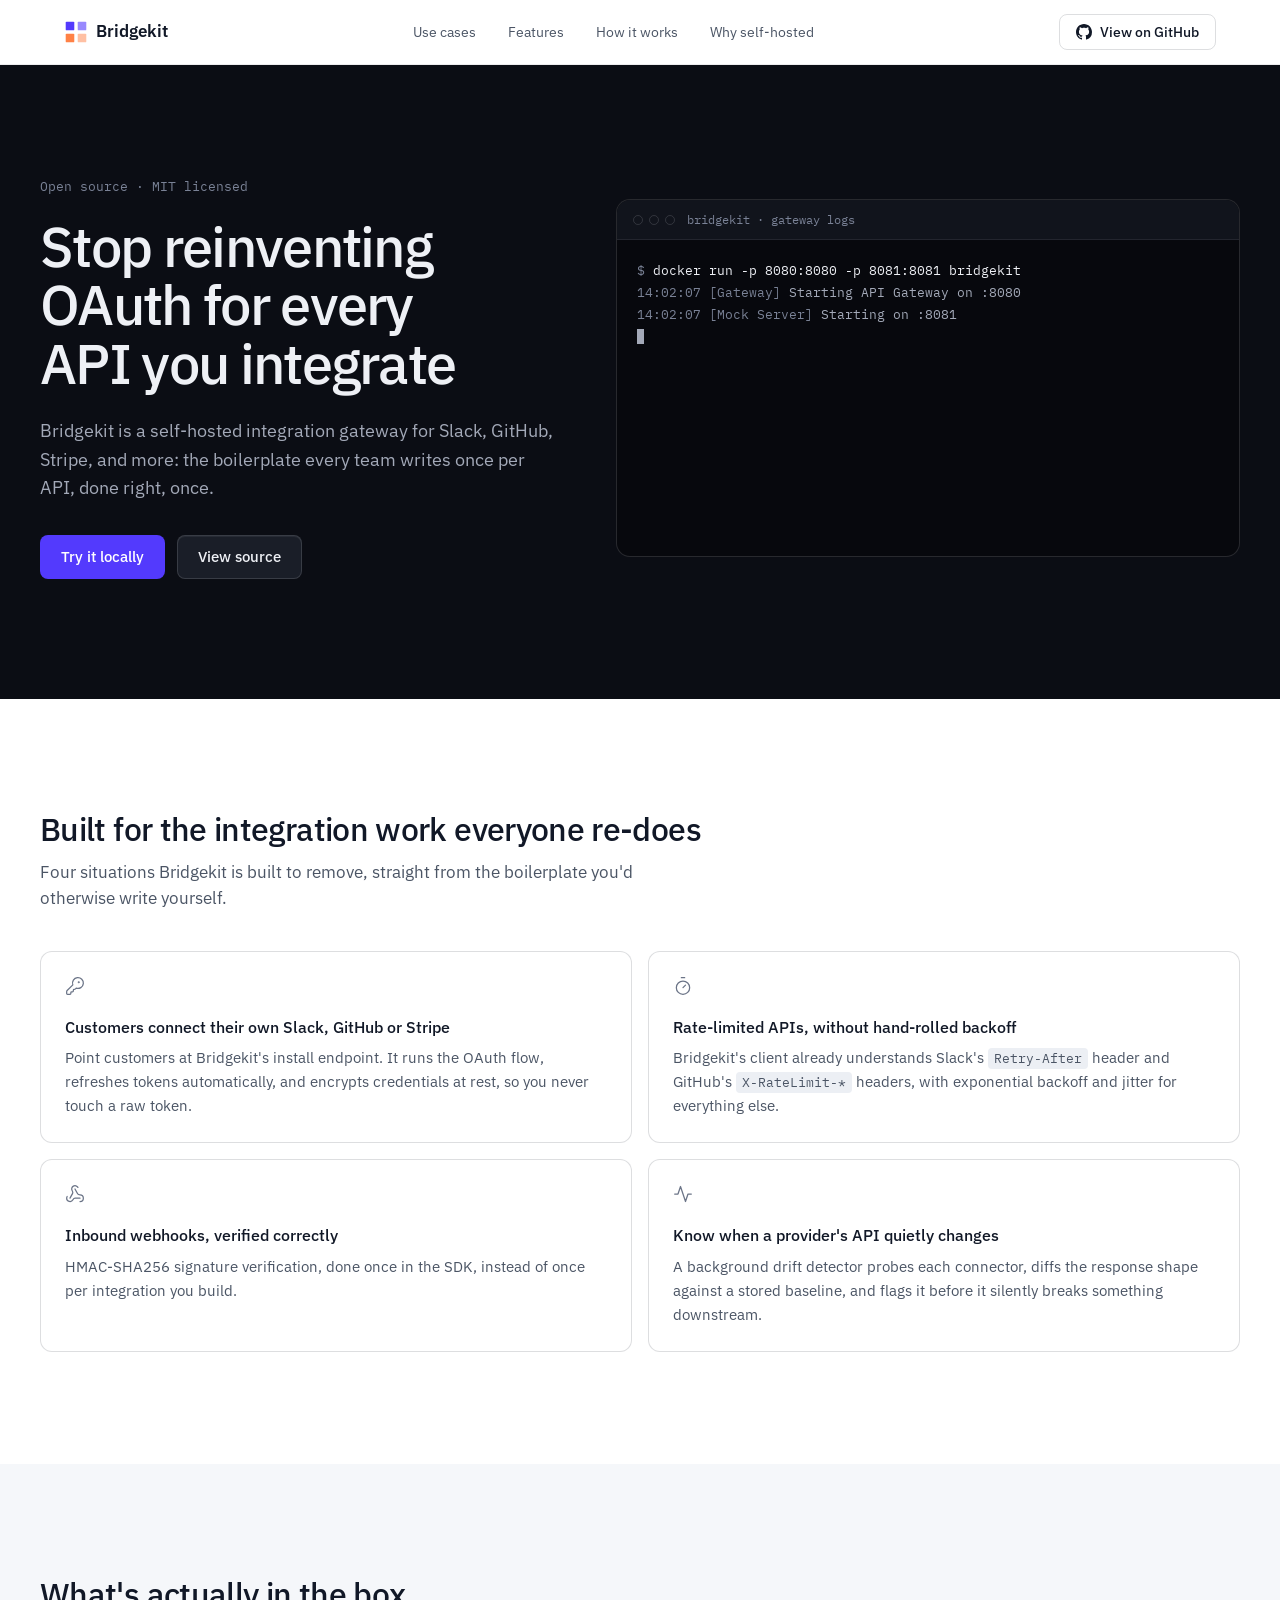
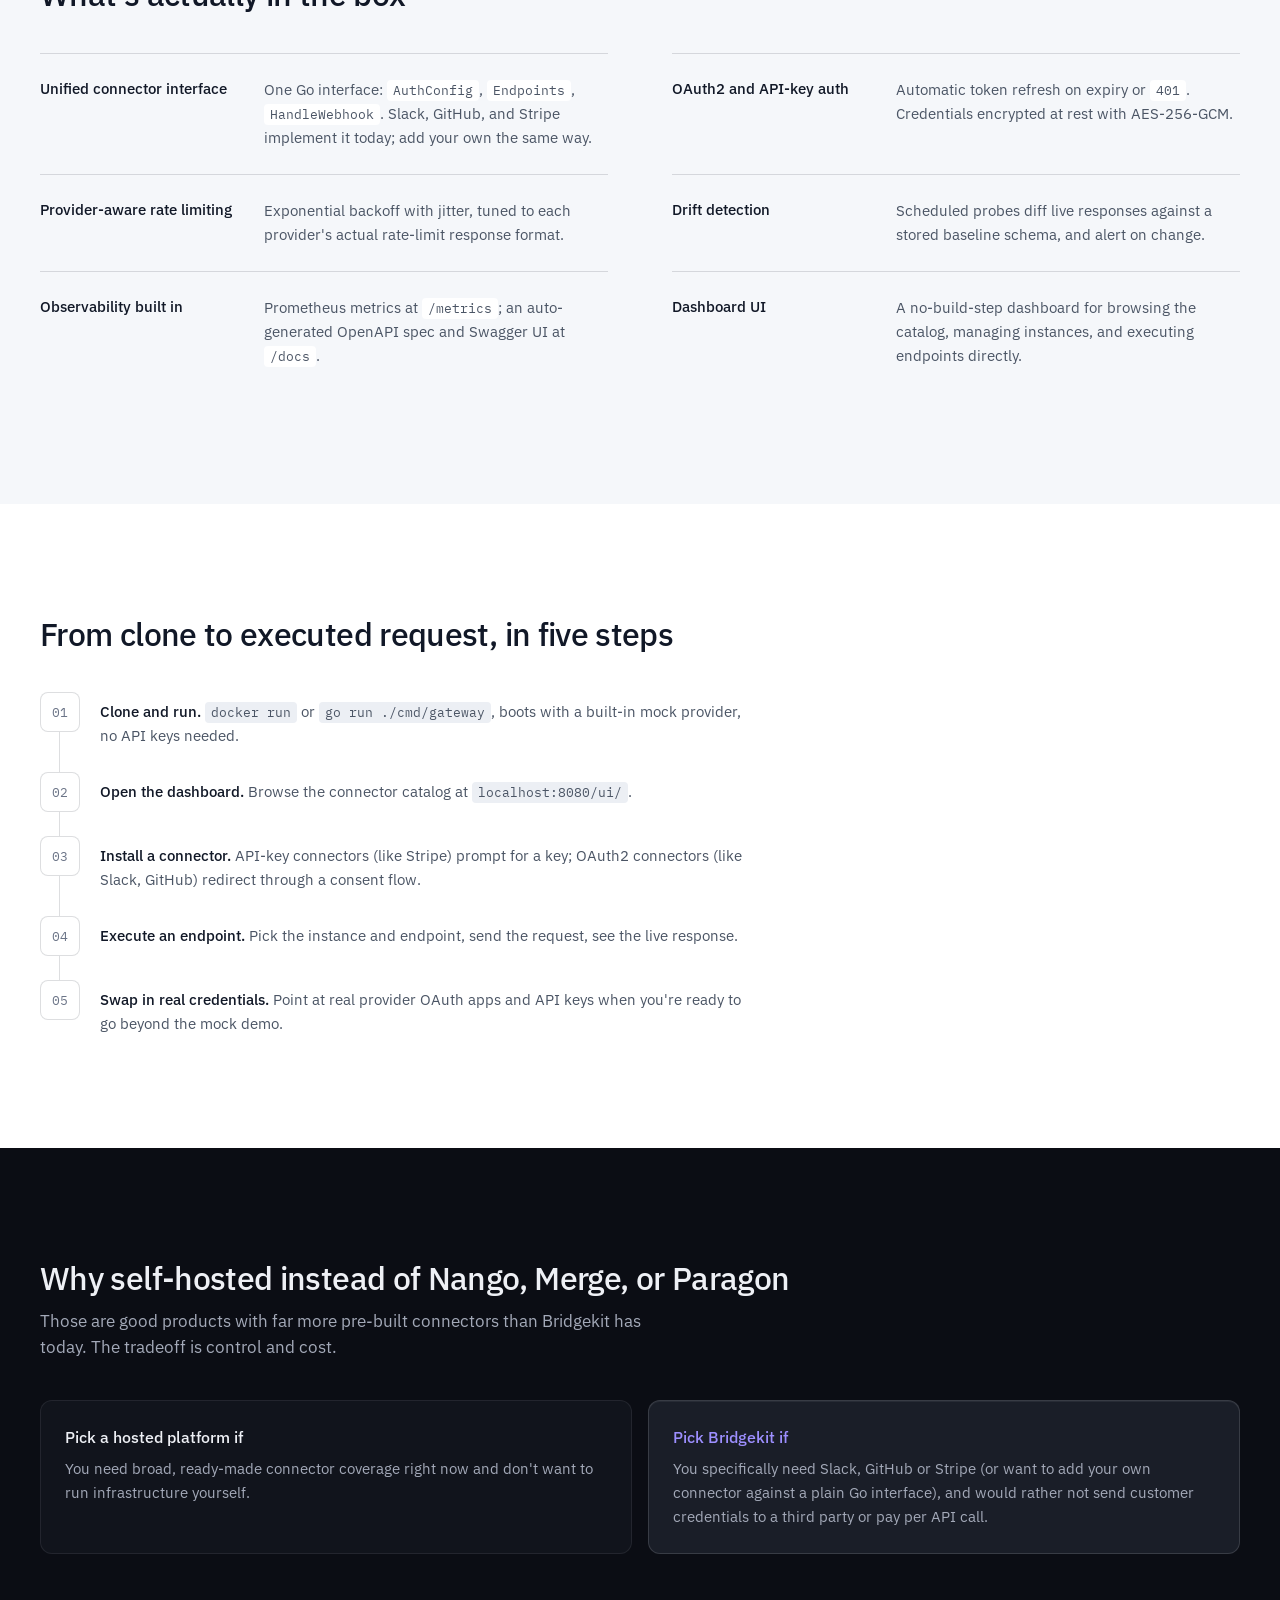
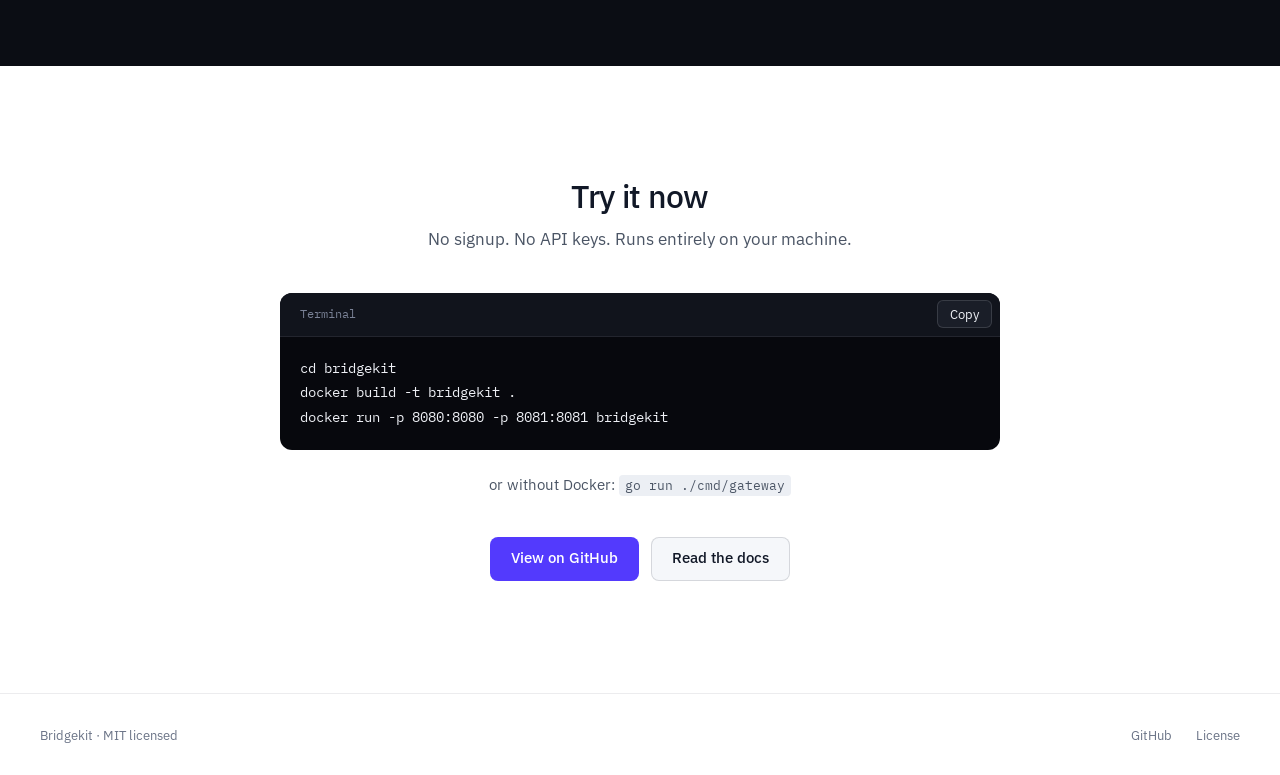
<file: docs/index.html>
<!DOCTYPE html>
<html lang="en">
<head>
  <meta charset="UTF-8" />
  <meta name="viewport" content="width=device-width, initial-scale=1.0" />
  <title>Bridgekit: Self-Hosted Integration Gateway</title>
  <meta name="description" content="A self-hosted integration gateway for Slack, GitHub, Stripe, and other third-party APIs. OAuth refresh, encrypted credential storage, and rate-limit handling, done once, run yourself." />
  <link rel="preconnect" href="https://fonts.googleapis.com" />
  <link rel="preconnect" href="https://fonts.gstatic.com" crossorigin />
  <link href="https://fonts.googleapis.com/css2?family=IBM+Plex+Mono:wght@400;500&family=IBM+Plex+Sans:wght@400;500;600&display=swap" rel="stylesheet" />
  <link rel="stylesheet" href="style.css" />
</head>
<body>

  <!-- Nav -->
  <header class="nav">
    <div class="nav-inner">
      <a href="#top" class="nav-brand">
        <svg viewBox="0 0 28 28" fill="none" xmlns="http://www.w3.org/2000/svg" aria-hidden="true" class="nav-logo">
          <rect x="2" y="2" width="10" height="10" rx="1" fill="#533AFD"/>
          <rect x="16" y="2" width="10" height="10" rx="1" fill="#533AFD" opacity="0.6"/>
          <rect x="2" y="16" width="10" height="10" rx="1" fill="#FF6118" opacity="0.8"/>
          <rect x="16" y="16" width="10" height="10" rx="1" fill="#FF6118" opacity="0.4"/>
        </svg>
        Bridgekit
      </a>
      <nav class="nav-links" aria-label="Sections">
        <a href="#use-cases">Use cases</a>
        <a href="#features">Features</a>
        <a href="#how-it-works">How it works</a>
        <a href="#compare">Why self-hosted</a>
      </nav>
      <a href="../" class="btn btn-outline btn-sm" target="_blank" rel="noopener">
        <svg viewBox="0 0 16 16" width="16" height="16" fill="currentColor" aria-hidden="true"><path d="M8 0C3.58 0 0 3.58 0 8c0 3.54 2.29 6.53 5.47 7.59.4.07.55-.17.55-.38 0-.19-.01-.82-.01-1.49-2.01.37-2.53-.49-2.69-.94-.09-.23-.48-.94-.82-1.13-.28-.15-.68-.52-.01-.53.63-.01 1.08.58 1.23.82.72 1.21 1.87.87 2.33.66.07-.52.28-.87.51-1.07-1.78-.2-3.64-.89-3.64-3.95 0-.87.31-1.59.82-2.15-.08-.2-.36-1.02.08-2.12 0 0 .67-.21 2.2.82.64-.18 1.32-.27 2-.27.68 0 1.36.09 2 .27 1.53-1.04 2.2-.82 2.2-.82.44 1.1.16 1.92.08 2.12.51.56.82 1.27.82 2.15 0 3.07-1.87 3.75-3.65 3.95.29.25.54.73.54 1.48 0 1.07-.02 1.93-.02 2.2 0 .21.15.46.55.38A8.01 8.01 0 0 0 16 8c0-4.42-3.58-8-8-8Z"/></svg>
        View on GitHub
      </a>
    </div>
  </header>

  <!-- Hero -->
  <section class="hero" id="top">
    <div class="hero-inner">
      <div class="hero-copy">
        <p class="hero-kicker">Open source · MIT licensed</p>
        <h1>Stop reinventing OAuth for every API you integrate</h1>
        <p class="hero-sub">Bridgekit is a self-hosted integration gateway for Slack, GitHub, Stripe, and more: the boilerplate every team writes once per API, done right, once.</p>
        <div class="hero-actions">
          <a href="#quickstart" class="btn btn-primary">Try it locally</a>
          <a href="../" class="btn btn-secondary" target="_blank" rel="noopener">View source</a>
        </div>
      </div>

      <div class="hero-visual" aria-hidden="true">
        <div class="terminal">
          <div class="terminal-bar">
            <span class="terminal-dots"><i></i><i></i><i></i></span>
            <span class="terminal-title">bridgekit · gateway logs</span>
          </div>
          <pre class="terminal-body"><code id="terminal-code"></code><span class="cursor"></span></pre>
        </div>
      </div>
    </div>
  </section>

  <!-- Use Cases -->
  <section class="section" id="use-cases">
    <div class="section-inner">
      <h2>Built for the integration work everyone re-does</h2>
      <p class="section-lead">Four situations Bridgekit is built to remove, straight from the boilerplate you'd otherwise write yourself.</p>
      <div class="grid grid-2">
        <div class="card">
          <svg class="card-icon" viewBox="0 0 24 24" fill="none" stroke="currentColor" stroke-width="1.5" stroke-linecap="round" stroke-linejoin="round" aria-hidden="true"><path d="M2.586 17.414A2 2 0 0 0 2 18.828V21a1 1 0 0 0 1 1h3a1 1 0 0 0 1-1v-1a1 1 0 0 1 1-1h1a1 1 0 0 0 1-1v-1a1 1 0 0 1 1-1h.172a2 2 0 0 0 1.414-.586l.814-.814a6.5 6.5 0 1 0-4-4z"/><circle cx="16.5" cy="7.5" r=".5" fill="currentColor"/></svg>
          <h3>Customers connect their own Slack, GitHub or Stripe</h3>
          <p>Point customers at Bridgekit's install endpoint. It runs the OAuth flow, refreshes tokens automatically, and encrypts credentials at rest, so you never touch a raw token.</p>
        </div>
        <div class="card">
          <svg class="card-icon" viewBox="0 0 24 24" fill="none" stroke="currentColor" stroke-width="1.5" stroke-linecap="round" stroke-linejoin="round" aria-hidden="true"><line x1="10" x2="14" y1="2" y2="2"/><line x1="12" x2="15" y1="14" y2="11"/><circle cx="12" cy="14" r="8"/></svg>
          <h3>Rate-limited APIs, without hand-rolled backoff</h3>
          <p>Bridgekit's client already understands Slack's <code>Retry-After</code> header and GitHub's <code>X-RateLimit-*</code> headers, with exponential backoff and jitter for everything else.</p>
        </div>
        <div class="card">
          <svg class="card-icon" viewBox="0 0 24 24" fill="none" stroke="currentColor" stroke-width="1.5" stroke-linecap="round" stroke-linejoin="round" aria-hidden="true"><path d="M18 16.98h-5.99c-1.1 0-1.95.94-2.48 1.9A4 4 0 0 1 2 17c.01-.7.2-1.4.57-2"/><path d="m6 17 3.13-5.78c.53-.97.1-2.18-.5-3.1a4 4 0 1 1 6.89-4.06"/><path d="m12 6 3.13 5.73C15.66 12.7 16.9 13 18 13a4 4 0 0 1 0 8"/></svg>
          <h3>Inbound webhooks, verified correctly</h3>
          <p>HMAC-SHA256 signature verification, done once in the SDK, instead of once per integration you build.</p>
        </div>
        <div class="card">
          <svg class="card-icon" viewBox="0 0 24 24" fill="none" stroke="currentColor" stroke-width="1.5" stroke-linecap="round" stroke-linejoin="round" aria-hidden="true"><polyline points="22 12 18 12 15 21 9 3 6 12 2 12"/></svg>
          <h3>Know when a provider's API quietly changes</h3>
          <p>A background drift detector probes each connector, diffs the response shape against a stored baseline, and flags it before it silently breaks something downstream.</p>
        </div>
      </div>
    </div>
  </section>

  <!-- Features -->
  <section class="section section-alt" id="features">
    <div class="section-inner">
      <h2>What's actually in the box</h2>
      <dl class="spec-list">
        <div class="spec">
          <dt>Unified connector interface</dt>
          <dd>One Go interface: <code>AuthConfig</code>, <code>Endpoints</code>, <code>HandleWebhook</code>. Slack, GitHub, and Stripe implement it today; add your own the same way.</dd>
        </div>
        <div class="spec">
          <dt>OAuth2 and API-key auth</dt>
          <dd>Automatic token refresh on expiry or <code>401</code>. Credentials encrypted at rest with AES-256-GCM.</dd>
        </div>
        <div class="spec">
          <dt>Provider-aware rate limiting</dt>
          <dd>Exponential backoff with jitter, tuned to each provider's actual rate-limit response format.</dd>
        </div>
        <div class="spec">
          <dt>Drift detection</dt>
          <dd>Scheduled probes diff live responses against a stored baseline schema, and alert on change.</dd>
        </div>
        <div class="spec">
          <dt>Observability built in</dt>
          <dd>Prometheus metrics at <code>/metrics</code>; an auto-generated OpenAPI spec and Swagger UI at <code>/docs</code>.</dd>
        </div>
        <div class="spec">
          <dt>Dashboard UI</dt>
          <dd>A no-build-step dashboard for browsing the catalog, managing instances, and executing endpoints directly.</dd>
        </div>
      </dl>
    </div>
  </section>

  <!-- How it Works -->
  <section class="section" id="how-it-works">
    <div class="section-inner">
      <h2>From clone to executed request, in five steps</h2>
      <ol class="steps">
        <li><span class="step-num">01</span><div><strong>Clone and run.</strong> <code>docker run</code> or <code>go run ./cmd/gateway</code>, boots with a built-in mock provider, no API keys needed.</div></li>
        <li><span class="step-num">02</span><div><strong>Open the dashboard.</strong> Browse the connector catalog at <code>localhost:8080/ui/</code>.</div></li>
        <li><span class="step-num">03</span><div><strong>Install a connector.</strong> API-key connectors (like Stripe) prompt for a key; OAuth2 connectors (like Slack, GitHub) redirect through a consent flow.</div></li>
        <li><span class="step-num">04</span><div><strong>Execute an endpoint.</strong> Pick the instance and endpoint, send the request, see the live response.</div></li>
        <li><span class="step-num">05</span><div><strong>Swap in real credentials.</strong> Point at real provider OAuth apps and API keys when you're ready to go beyond the mock demo.</div></li>
      </ol>
    </div>
  </section>

  <!-- Why Self-Hosted -->
  <section class="section section-dark" id="compare">
    <div class="section-inner">
      <h2>Why self-hosted instead of Nango, Merge, or Paragon</h2>
      <p class="section-lead">Those are good products with far more pre-built connectors than Bridgekit has today. The tradeoff is control and cost.</p>
      <div class="grid grid-2">
        <div class="compare-card">
          <h3>Pick a hosted platform if</h3>
          <p>You need broad, ready-made connector coverage right now and don't want to run infrastructure yourself.</p>
        </div>
        <div class="compare-card compare-card--ours">
          <h3>Pick Bridgekit if</h3>
          <p>You specifically need Slack, GitHub or Stripe (or want to add your own connector against a plain Go interface), and would rather not send customer credentials to a third party or pay per API call.</p>
        </div>
      </div>
    </div>
  </section>

  <!-- Quickstart -->
  <section class="section" id="quickstart">
    <div class="section-inner section-inner--narrow">
      <h2>Try it now</h2>
      <p class="section-lead">No signup. No API keys. Runs entirely on your machine.</p>
      <div class="code-block">
        <div class="code-block-header">
          <span>Terminal</span>
          <button class="copy-btn" id="copy-btn" type="button">Copy</button>
        </div>
        <pre><code id="quickstart-code">cd bridgekit
docker build -t bridgekit .
docker run -p 8080:8080 -p 8081:8081 bridgekit</code></pre>
      </div>
      <p class="quickstart-alt">or without Docker: <code>go run ./cmd/gateway</code></p>
      <div class="hero-actions quickstart-actions">
        <a href="../" class="btn btn-primary" target="_blank" rel="noopener">View on GitHub</a>
        <a href="../README.md" class="btn btn-secondary" target="_blank" rel="noopener">Read the docs</a>
      </div>
    </div>
  </section>

  <!-- Footer -->
  <footer class="footer">
    <div class="footer-inner">
      <span>Bridgekit · MIT licensed</span>
      <a href="../" target="_blank" rel="noopener">GitHub</a>
      <a href="../LICENSE" target="_blank" rel="noopener">License</a>
    </div>
  </footer>

  <script src="app.js"></script>
</body>
</html>
</file>
<file: docs/style.css>
/* Bridgekit landing page
   Ink-tinted neutrals, one accent (brand purple), brand orange reserved for
   alerts in the terminal. IBM Plex Sans + Plex Mono. 4px spacing grid. */

*, *::before, *::after { box-sizing: border-box; margin: 0; padding: 0; }

:root {
  /* Accent: brand purple. Light variant for use as ink on dark surfaces. */
  --accent: #533AFD;
  --accent-hover: #4730e0;
  --accent-on-dark: #9d8fff;
  --alert: #ff7a3d;       /* brand orange, tuned for dark */
  --positive: #4cc38a;

  /* Light ramp (ink) */
  --page: #ffffff;
  --page-alt: #f5f7fa;
  --raised: #eceff4;
  --text: #111827;
  --text-2: #4b5565;
  --text-3: #6b7487;
  --line: rgba(17, 24, 39, 0.08);
  --line-strong: rgba(17, 24, 39, 0.14);

  /* Dark ramp (ink) */
  --d-deep: #07080d;
  --d-page: #0b0d14;
  --d-card: #11141c;
  --d-raised: #1a1e28;
  --d-text: #eef0f5;
  --d-text-2: #a3a9b8;
  --d-text-3: #7a8296;
  --d-line: rgba(238, 240, 245, 0.08);
  --d-line-strong: rgba(238, 240, 245, 0.14);

  --radius-sm: 6px;
  --radius: 8px;
  --radius-card: 12px;
  --radius-panel: 14px;

  --font: "IBM Plex Sans", -apple-system, BlinkMacSystemFont, "Segoe UI", sans-serif;
  --mono: "IBM Plex Mono", "SFMono-Regular", ui-monospace, monospace;

  --ease: cubic-bezier(0.22, 1, 0.36, 1);
  --page-max: 1200px;
  --gutter: 24px;
}

@media (prefers-reduced-motion: reduce) {
  *, *::before, *::after {
    animation-duration: 0.001ms !important;
    animation-iteration-count: 1 !important;
    transition-duration: 0.001ms !important;
    scroll-behavior: auto !important;
  }
}

html { scroll-behavior: smooth; scroll-padding-top: 64px; }

body {
  font-family: var(--font);
  font-size: 15px;
  color: var(--text);
  background: var(--page);
  -webkit-font-smoothing: antialiased;
  -moz-osx-font-smoothing: grayscale;
  line-height: 1.5;
}

a { color: inherit; text-decoration: none; }

code {
  font-family: var(--mono);
  font-size: 0.875em;
  background: var(--raised);
  padding: 2px 6px;
  border-radius: 4px;
}

a:focus-visible, button:focus-visible {
  outline: 2px solid var(--accent);
  outline-offset: 2px;
  border-radius: 4px;
}

/* Nav */
.nav {
  position: sticky;
  top: 0;
  z-index: 100;
  background: var(--page);
  border-bottom: 1px solid var(--line);
}
.nav-inner {
  max-width: var(--page-max);
  margin: 0 auto;
  height: 64px;
  padding: 0 var(--gutter);
  display: flex;
  align-items: center;
  justify-content: space-between;
  gap: 24px;
}
.nav-brand {
  display: flex;
  align-items: center;
  gap: 8px;
  font-weight: 600;
  font-size: 17px;
}
.nav-logo { width: 24px; height: 24px; }
.nav-links {
  display: flex;
  gap: 32px;
  font-size: 14px;
  color: var(--text-2);
}
.nav-links a { transition: color 150ms var(--ease); }
.nav-links a:hover { color: var(--text); }

@media (max-width: 860px) {
  .nav-links { display: none; }
}

/* Buttons */
.btn {
  display: inline-flex;
  align-items: center;
  justify-content: center;
  gap: 8px;
  height: 44px;
  padding: 0 20px;
  border-radius: var(--radius);
  font-size: 15px;
  font-weight: 500;
  border: 1px solid transparent;
  cursor: pointer;
  white-space: nowrap;
  transition: background-color 150ms var(--ease), border-color 150ms var(--ease), color 150ms var(--ease), transform 120ms var(--ease);
}
.btn:active { transform: scale(0.98); }
.btn-sm { height: 36px; padding: 0 16px; font-size: 14px; }
.btn-primary { background: var(--accent); color: #fff; }
.btn-primary:hover { background: var(--accent-hover); }
.btn-secondary { background: var(--page-alt); color: var(--text); border-color: var(--line-strong); }
.btn-secondary:hover { background: var(--raised); }
.btn-outline { background: transparent; color: var(--text); border-color: var(--line-strong); }
.btn-outline:hover { background: var(--page-alt); }

/* Hero */
.hero {
  background: var(--d-page);
  color: var(--d-text);
  padding: 112px var(--gutter) 120px;
  display: flex;
  align-items: center;
  overflow: hidden;
}
.hero-inner {
  width: 100%;
  max-width: var(--page-max);
  margin: 0 auto;
  display: grid;
  grid-template-columns: minmax(0, 1fr) minmax(0, 1.2fr);
  gap: 56px;
  align-items: center;
  animation: rise 400ms var(--ease) backwards;
}
.hero-kicker {
  font-family: var(--mono);
  font-size: 13px;
  color: var(--d-text-3);
  margin-bottom: 20px;
}
.hero h1 {
  font-size: 56px;
  font-weight: 500;
  line-height: 1.05;
  letter-spacing: -0.03em;
  margin-bottom: 24px;
  text-wrap: balance;
}
.hero-sub {
  font-size: 18px;
  color: var(--d-text-2);
  line-height: 1.6;
  max-width: 36rem;
  margin-bottom: 32px;
}
.hero-actions { display: flex; gap: 12px; flex-wrap: wrap; }
.hero .btn-secondary {
  background: var(--d-raised);
  color: var(--d-text);
  border-color: var(--d-line-strong);
  box-shadow: inset 0 1px 0 rgba(255, 255, 255, 0.06);
}
.hero .btn-secondary:hover { background: #222736; }
.hero a:focus-visible { outline-color: var(--accent-on-dark); }

/* Terminal: the hero moment */
.terminal {
  background: var(--d-deep);
  border: 1px solid var(--d-line-strong);
  border-radius: var(--radius-panel);
  overflow: hidden;
}
.terminal-bar {
  display: flex;
  align-items: center;
  gap: 12px;
  height: 40px;
  padding: 0 16px;
  background: var(--d-card);
  border-bottom: 1px solid var(--d-line);
}
.terminal-dots { display: flex; gap: 6px; }
.terminal-dots i {
  width: 10px;
  height: 10px;
  border-radius: 50%;
  border: 1px solid var(--d-line-strong);
}
.terminal-title {
  font-family: var(--mono);
  font-size: 12px;
  color: var(--d-text-3);
}
.terminal-body {
  padding: 20px;
  font-family: var(--mono);
  font-size: 12.5px;
  line-height: 1.75;
  color: var(--d-text-2);
  min-height: 316px;
  white-space: pre-wrap;
  word-break: break-word;
}
.terminal-body code {
  background: none;
  padding: 0;
  border-radius: 0;
  font-size: inherit;
  color: inherit;
}
.terminal-body .line { display: block; padding-left: 9ch; text-indent: -9ch; }
.terminal-body .line.cmd { padding-left: 0; text-indent: 0; color: var(--d-text); }
.terminal-body .line.gap { height: 12px; }
.terminal-body .t { color: var(--d-text-3); }
.terminal-body .tag { color: var(--d-text-3); }
.terminal-body .ps { color: var(--d-text-3); }
.terminal-body .hl-accent { color: var(--accent-on-dark); }
.terminal-body .hl-ok { color: var(--positive); }
.terminal-body .hl-alert { color: var(--alert); }
.cursor {
  display: inline-block;
  width: 7px;
  height: 15px;
  background: var(--d-text-2);
  vertical-align: -3px;
}

@keyframes rise {
  from { opacity: 0; transform: translateY(8px); }
  to   { opacity: 1; transform: translateY(0); }
}

@media (max-width: 960px) {
  .hero { padding: 64px var(--gutter); min-height: 0; }
  .hero-inner { grid-template-columns: minmax(0, 1fr); gap: 48px; }
  .hero h1 { font-size: 40px; }
  .terminal-body { font-size: 11.5px; padding: 16px; min-height: 0; }
}

/* Sections */
.section { padding: 112px var(--gutter); }
.section-alt { background: var(--page-alt); }
.section-dark { background: var(--d-page); color: var(--d-text); }
.section-inner { max-width: var(--page-max); margin: 0 auto; }
.section-inner--narrow { max-width: 720px; text-align: center; }

.section h2 {
  font-size: 32px;
  font-weight: 500;
  line-height: 1.15;
  letter-spacing: -0.02em;
  margin-bottom: 12px;
  text-wrap: balance;
}
.section-lead {
  font-size: 17px;
  color: var(--text-2);
  max-width: 40rem;
  margin-bottom: 40px;
}
.section-inner--narrow .section-lead { margin-left: auto; margin-right: auto; }
.section-dark .section-lead { color: var(--d-text-2); }
#features h2, #how-it-works h2 { margin-bottom: 40px; }

@media (max-width: 860px) {
  .section { padding: 80px var(--gutter); }
  .section h2 { font-size: 28px; }
}

/* Grids & cards */
.grid { display: grid; gap: 16px; }
.grid-2 { grid-template-columns: repeat(2, minmax(0, 1fr)); }
@media (max-width: 860px) {
  .grid-2 { grid-template-columns: minmax(0, 1fr); }
}

.card {
  background: var(--page);
  border: 1px solid var(--line-strong);
  border-radius: var(--radius-card);
  padding: 24px;
}
.card-icon {
  width: 20px;
  height: 20px;
  color: var(--text-3);
  margin-bottom: 20px;
  display: block;
}
.card h3 { font-size: 16px; font-weight: 500; line-height: 1.4; margin-bottom: 8px; }
.card p { color: var(--text-2); font-size: 15px; line-height: 1.6; }

/* Feature spec list */
.spec-list {
  display: grid;
  grid-template-columns: repeat(2, minmax(0, 1fr));
  column-gap: 64px;
}
.spec {
  display: grid;
  grid-template-columns: 200px minmax(0, 1fr);
  gap: 24px;
  padding: 24px 0;
  border-top: 1px solid var(--line-strong);
}
.spec dt { font-weight: 500; font-size: 15px; }
.spec dd { color: var(--text-2); font-size: 15px; line-height: 1.6; }
.spec code { background: var(--page); }
@media (max-width: 1080px) {
  .spec { grid-template-columns: minmax(0, 1fr); gap: 4px; }
}
@media (max-width: 720px) {
  .spec-list { grid-template-columns: minmax(0, 1fr); }
}

/* Steps: one bridgekit rail, steps hang off it as ports */
.steps {
  list-style: none;
  max-width: 720px;
  position: relative;
}
.steps::before {
  content: "";
  position: absolute;
  left: 19px;
  top: 20px;
  bottom: 20px;
  width: 1px;
  background: var(--line-strong);
}
.steps li {
  position: relative;
  display: flex;
  gap: 20px;
  align-items: flex-start;
}
.steps li + li { margin-top: 24px; }
.step-num {
  flex-shrink: 0;
  width: 40px;
  height: 40px;
  border-radius: var(--radius);
  background: var(--page);
  border: 1px solid var(--line-strong);
  color: var(--text-3);
  display: flex;
  align-items: center;
  justify-content: center;
  font-family: var(--mono);
  font-size: 13px;
  font-variant-numeric: tabular-nums;
}
.steps li div { color: var(--text-2); font-size: 15px; line-height: 1.6; padding-top: 8px; }
.steps li strong { color: var(--text); font-weight: 500; }

/* Compare */
.compare-card {
  background: var(--d-card);
  border: 1px solid var(--d-line);
  border-radius: var(--radius-card);
  padding: 24px;
}
.compare-card h3 { font-size: 16px; font-weight: 500; margin-bottom: 8px; }
.compare-card p { color: var(--d-text-2); font-size: 15px; line-height: 1.6; }
.compare-card--ours {
  background: var(--d-raised);
  border-color: var(--d-line-strong);
  box-shadow: inset 0 1px 0 rgba(255, 255, 255, 0.06);
}
.compare-card--ours h3 { color: var(--accent-on-dark); }

/* Code block */
.code-block {
  background: var(--d-deep);
  border-radius: var(--radius-card);
  overflow: hidden;
  text-align: left;
}
.code-block-header {
  display: flex;
  justify-content: space-between;
  align-items: center;
  height: 44px;
  padding: 0 8px 0 20px;
  background: var(--d-card);
  border-bottom: 1px solid var(--d-line);
  color: var(--d-text-3);
  font-family: var(--mono);
  font-size: 12px;
}
.copy-btn {
  height: 28px;
  background: var(--d-raised);
  border: 1px solid var(--d-line-strong);
  color: var(--d-text);
  border-radius: var(--radius-sm);
  padding: 0 12px;
  font-family: var(--font);
  font-size: 13px;
  cursor: pointer;
  transition: background-color 150ms var(--ease);
}
.copy-btn:hover { background: #222736; }
.copy-btn:focus-visible { outline-color: var(--accent-on-dark); }
.code-block pre { padding: 20px; margin: 0; overflow-x: auto; }
.code-block code {
  background: none;
  padding: 0;
  font-size: 14px;
  color: var(--d-text);
  line-height: 1.7;
}

.quickstart-alt { margin-top: 24px; color: var(--text-2); font-size: 15px; }
.quickstart-actions { justify-content: center; margin-top: 40px; }

/* Footer */
.footer {
  border-top: 1px solid var(--line);
  padding: 32px var(--gutter);
}
.footer-inner {
  max-width: var(--page-max);
  margin: 0 auto;
  display: flex;
  gap: 24px;
  align-items: center;
  color: var(--text-3);
  font-size: 13px;
  flex-wrap: wrap;
}
.footer-inner span { margin-right: auto; }
.footer-inner a { transition: color 150ms var(--ease); }
.footer-inner a:hover { color: var(--text); }
</file>
